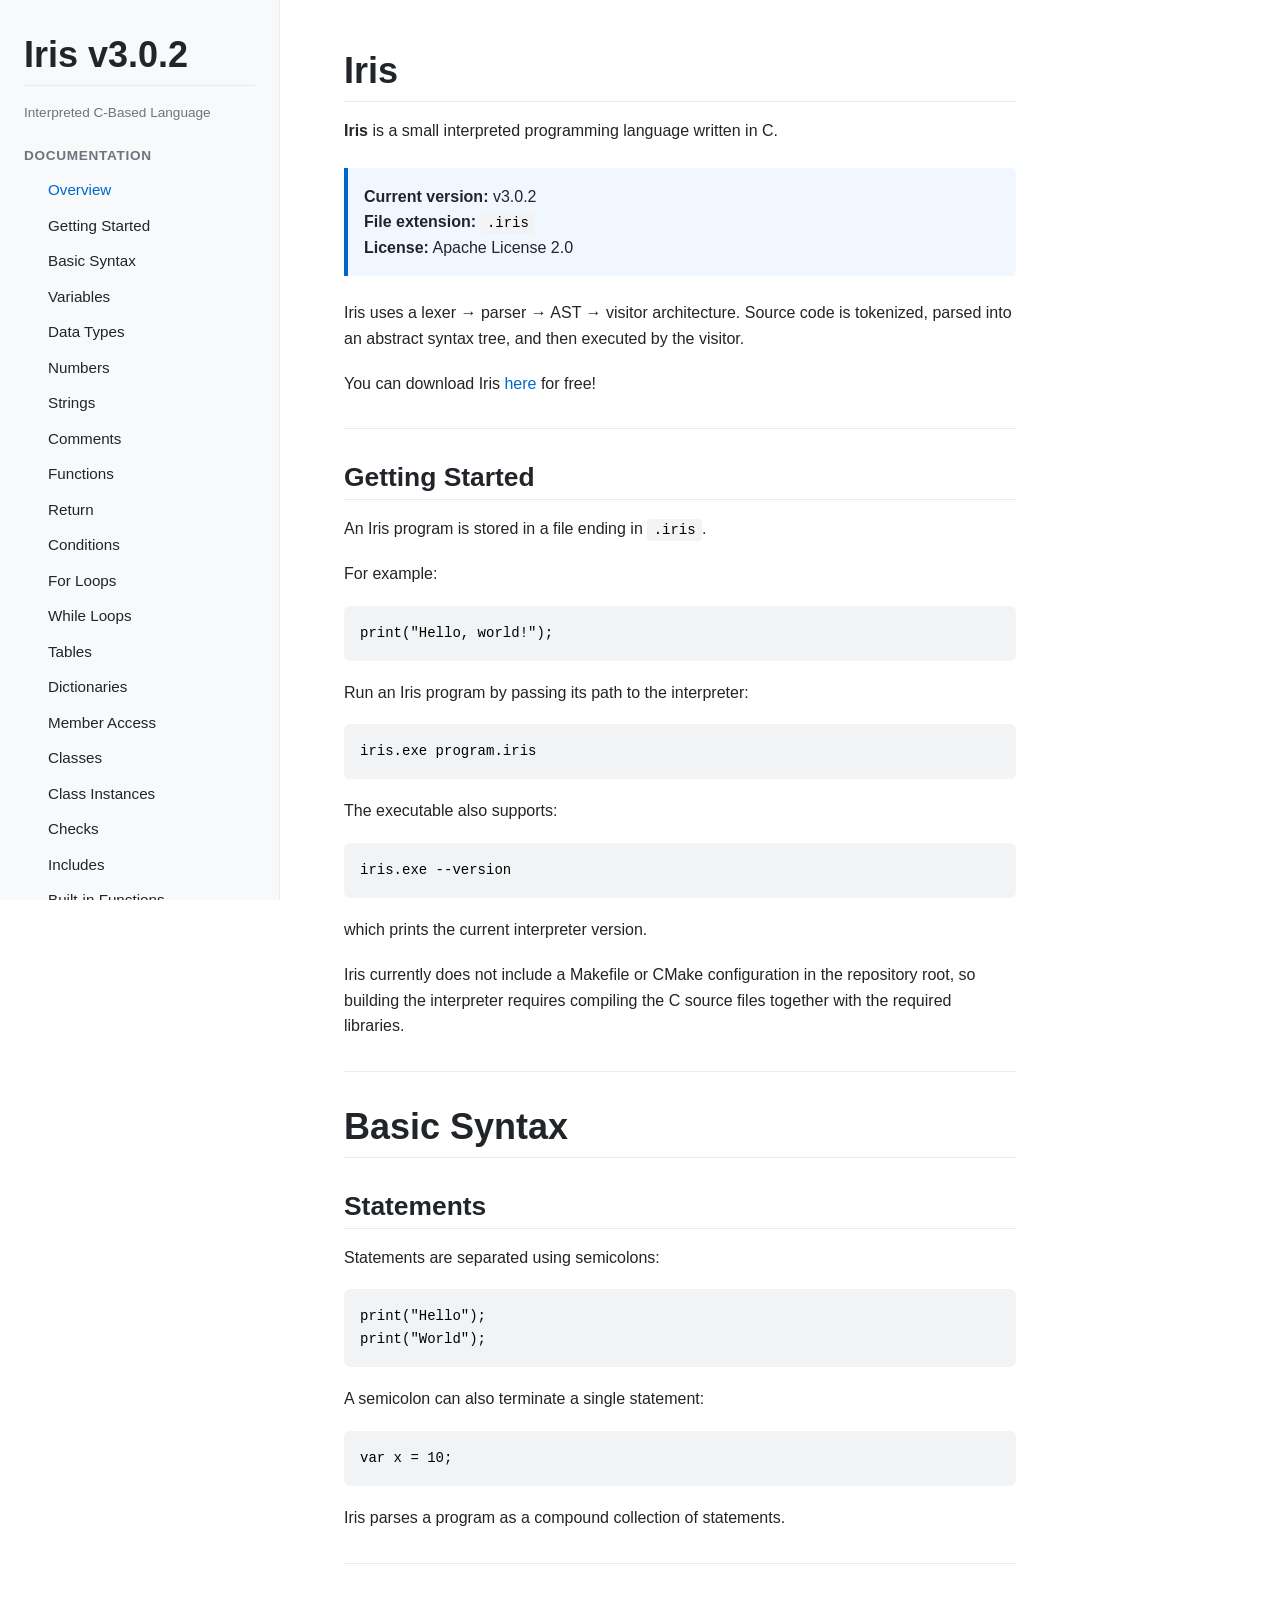
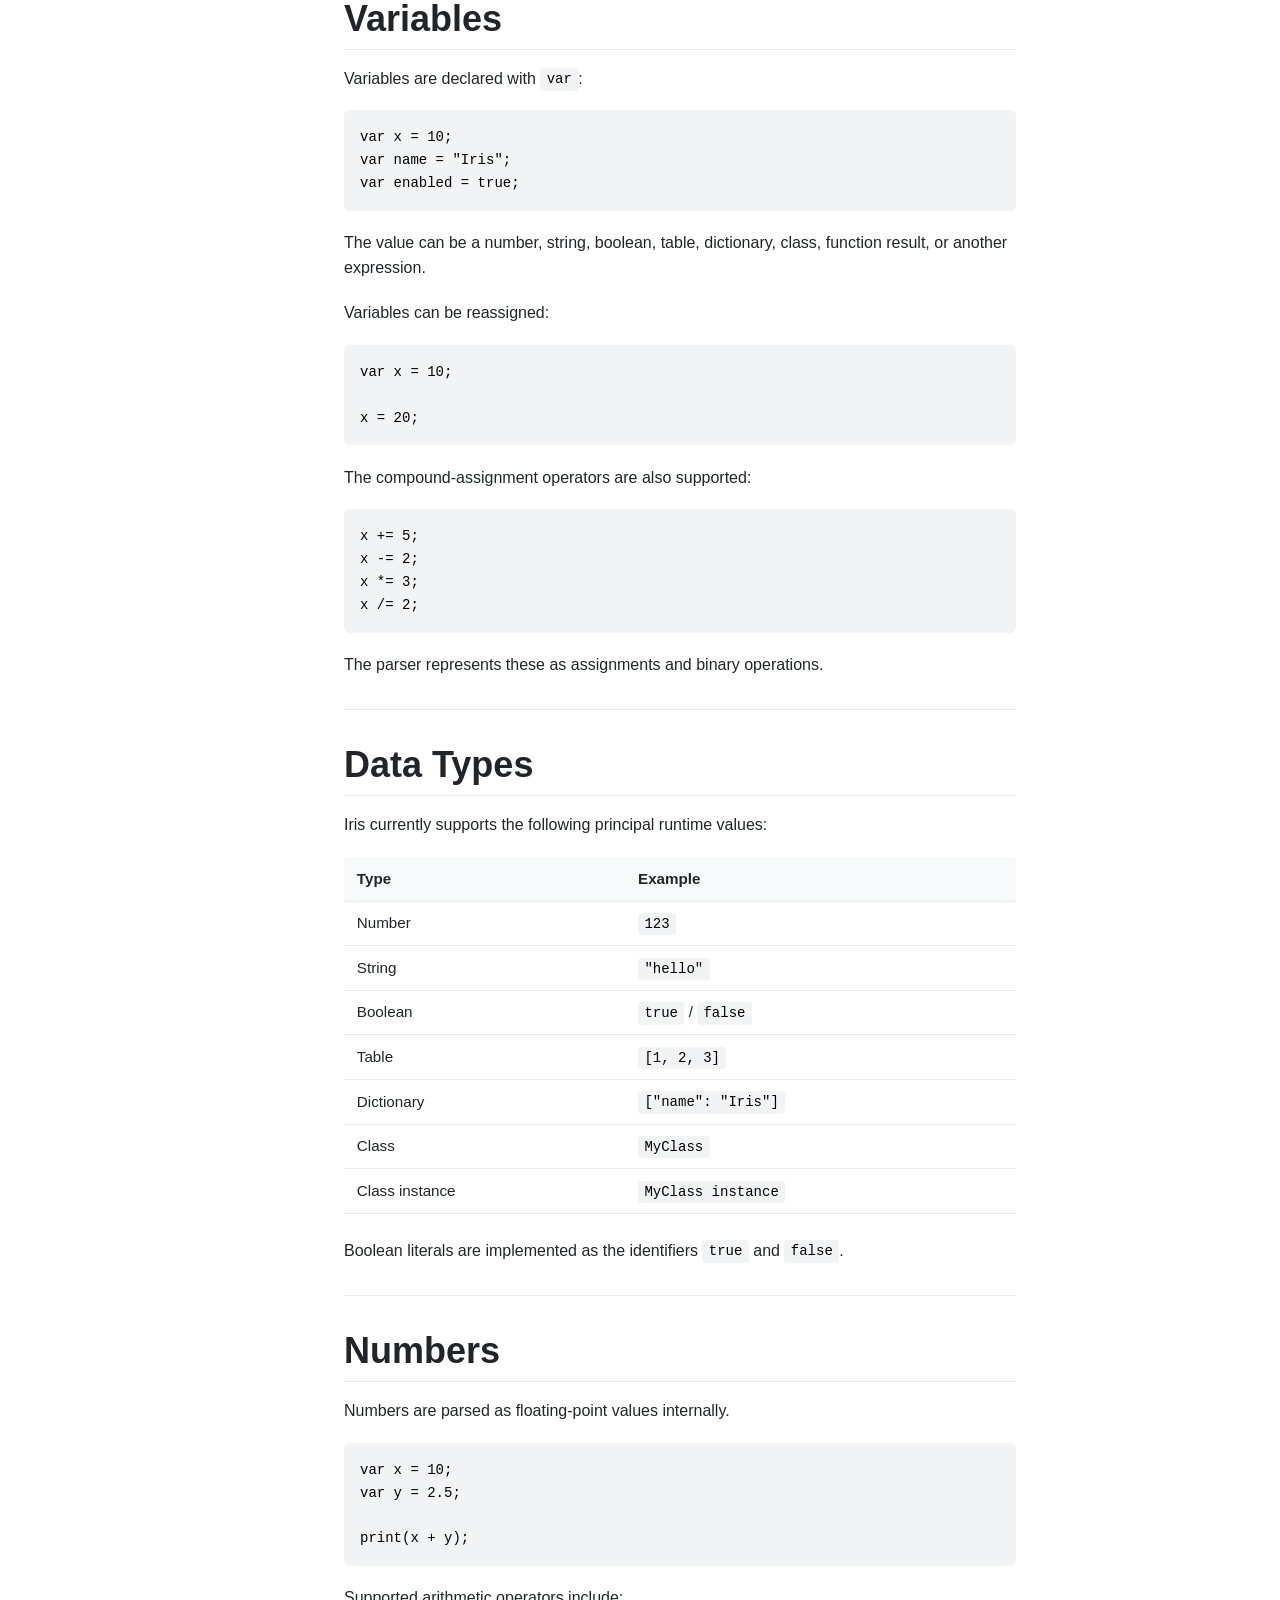
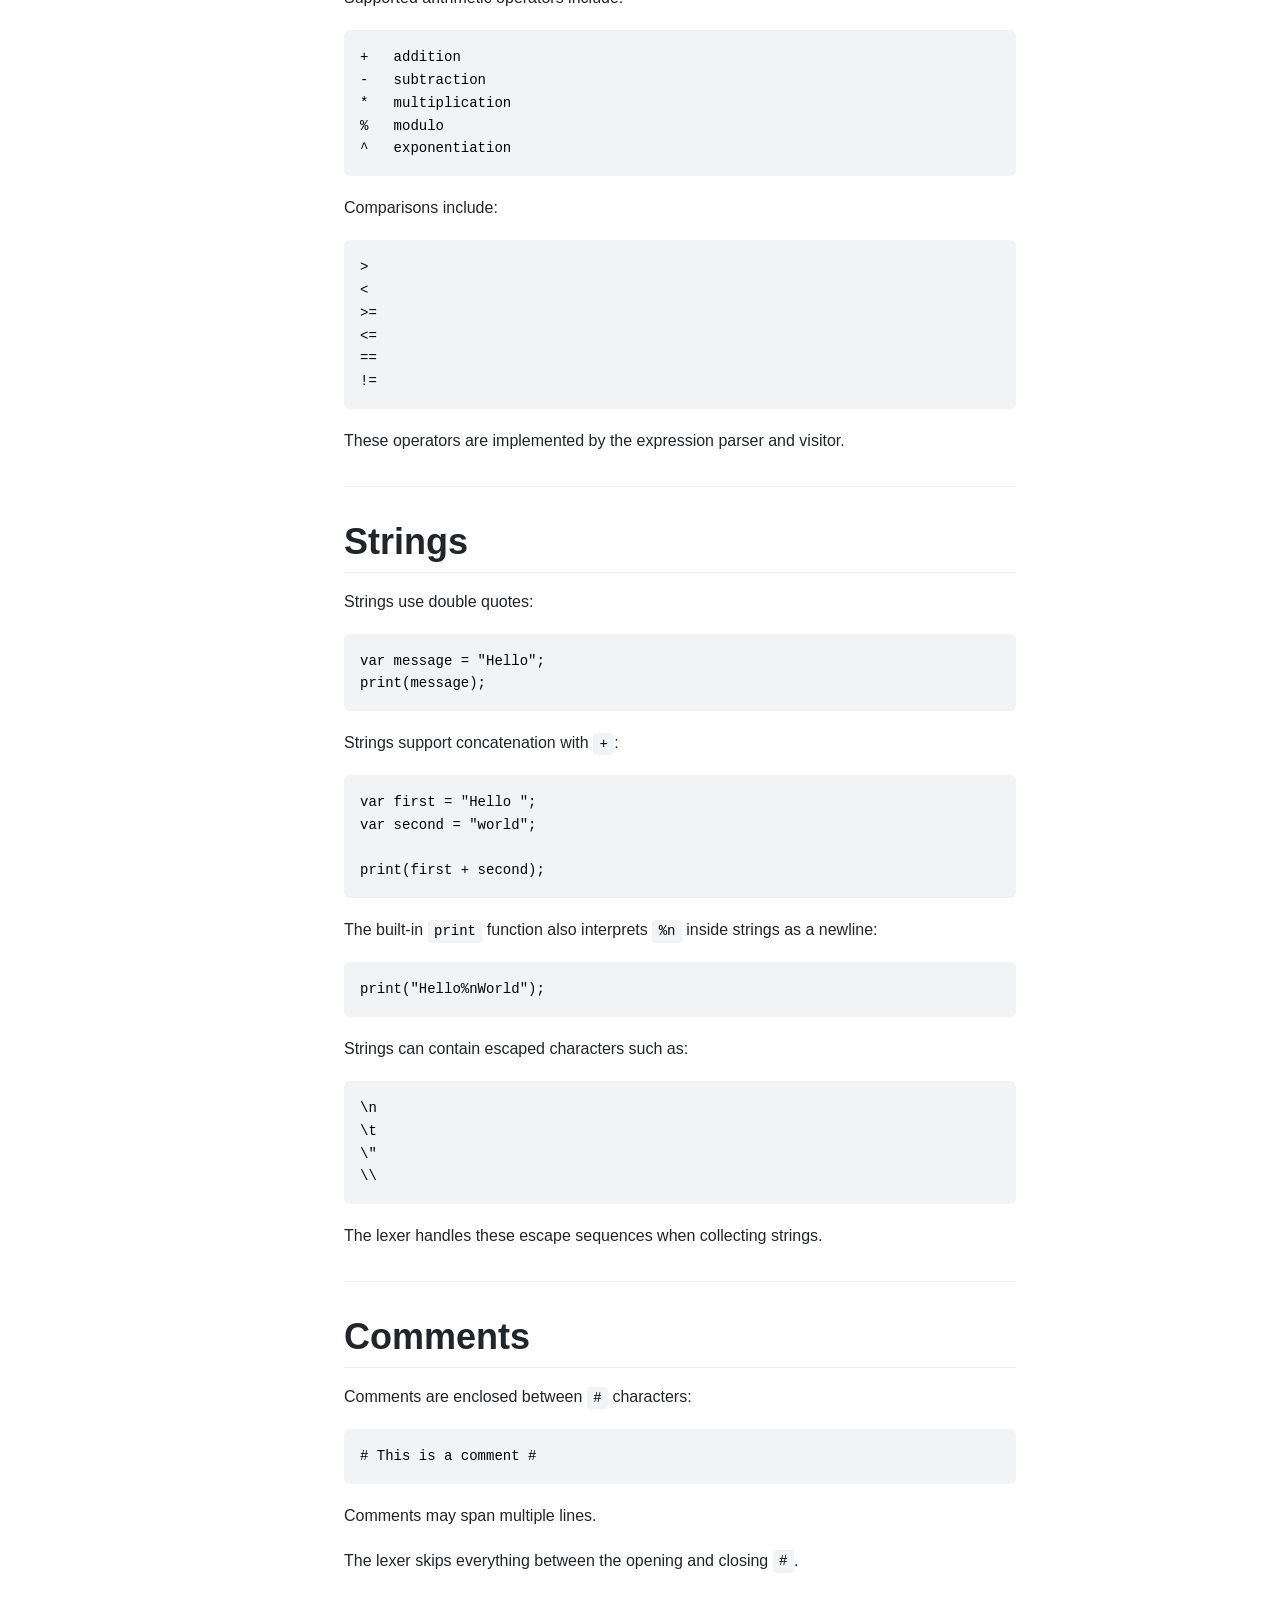
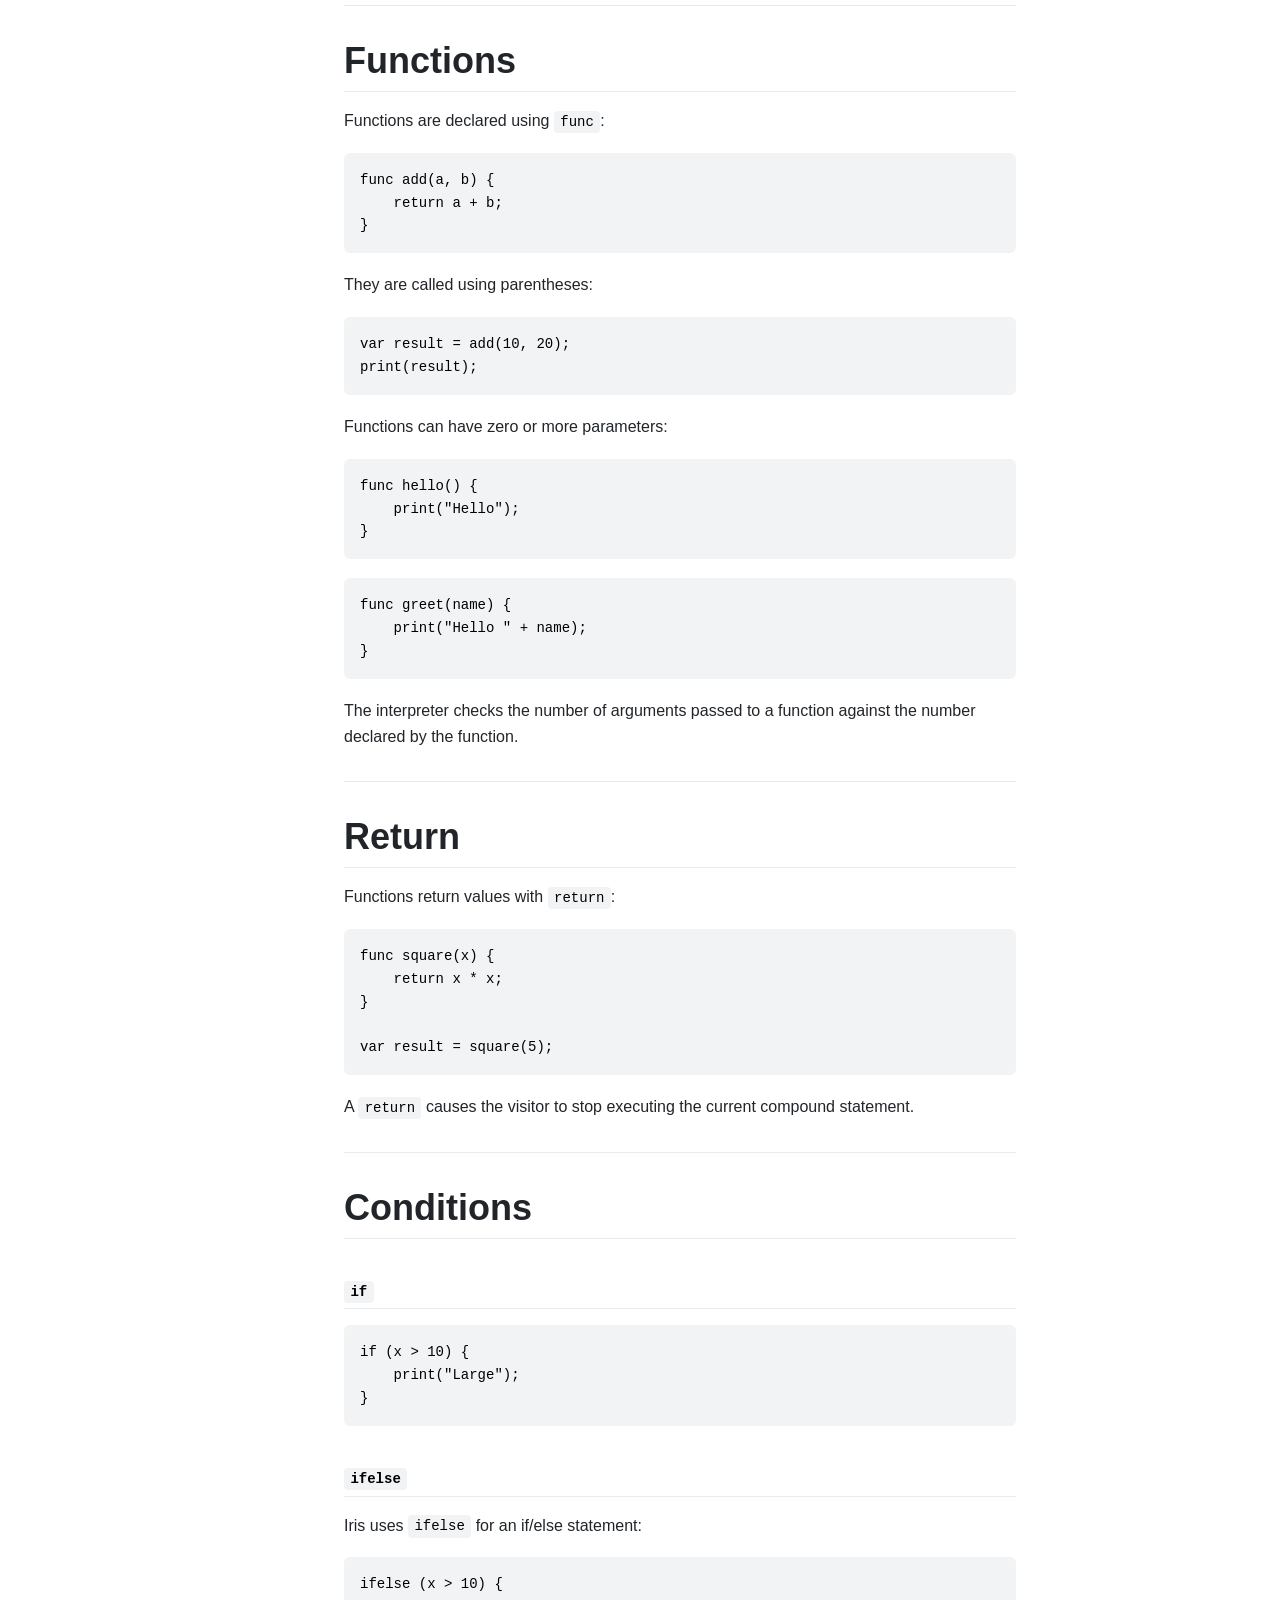
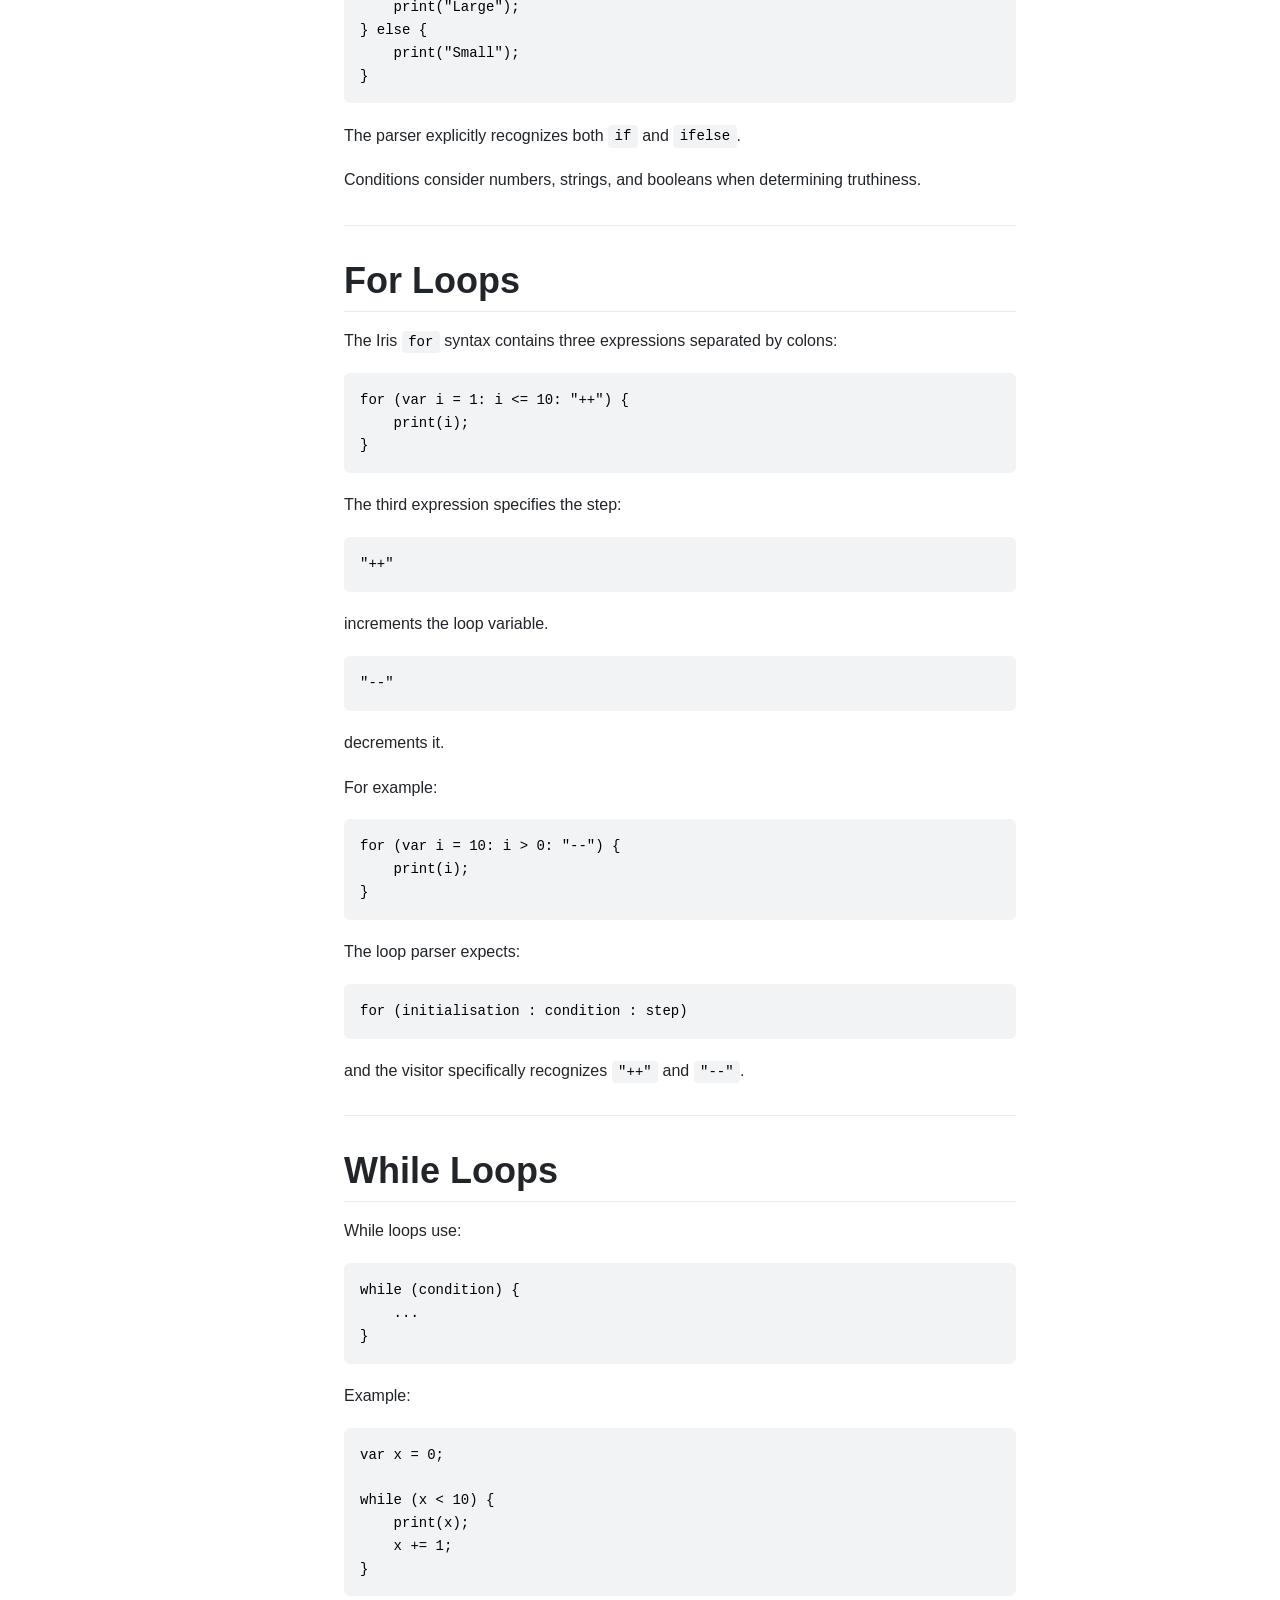
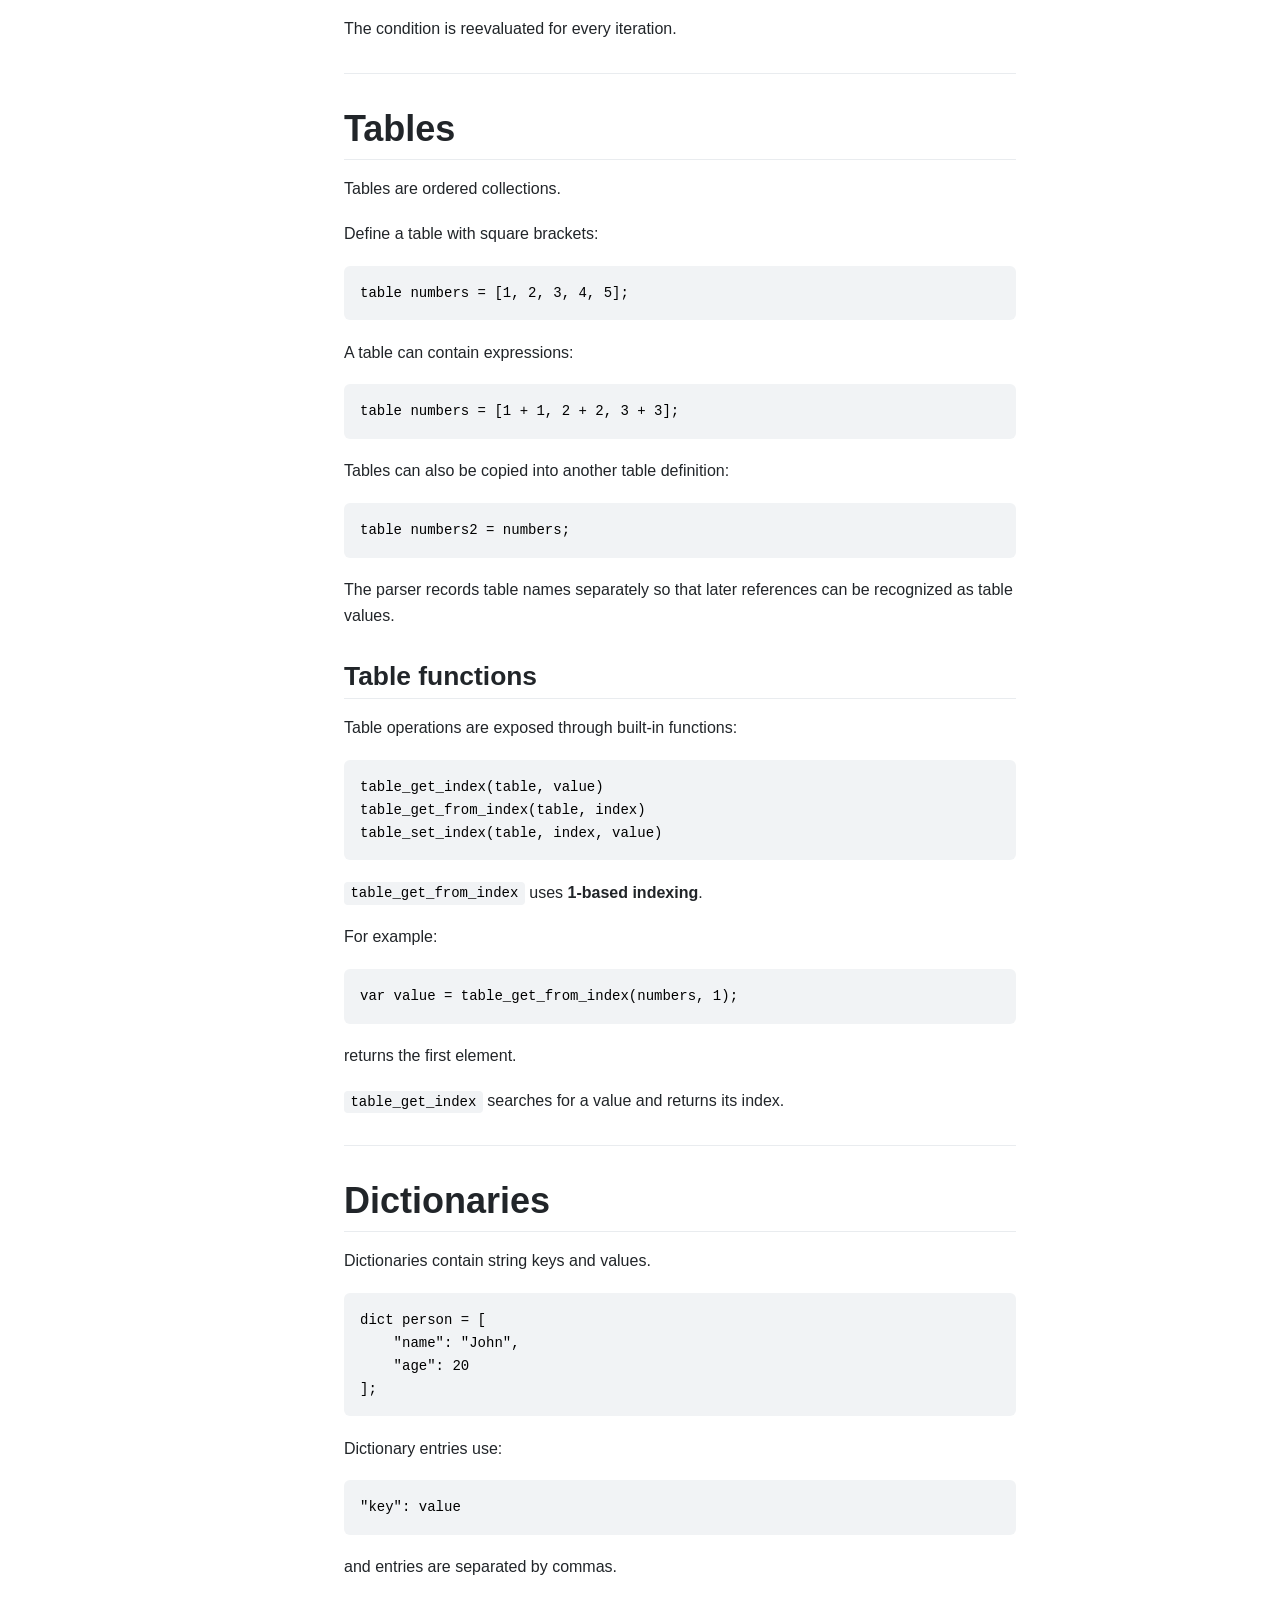
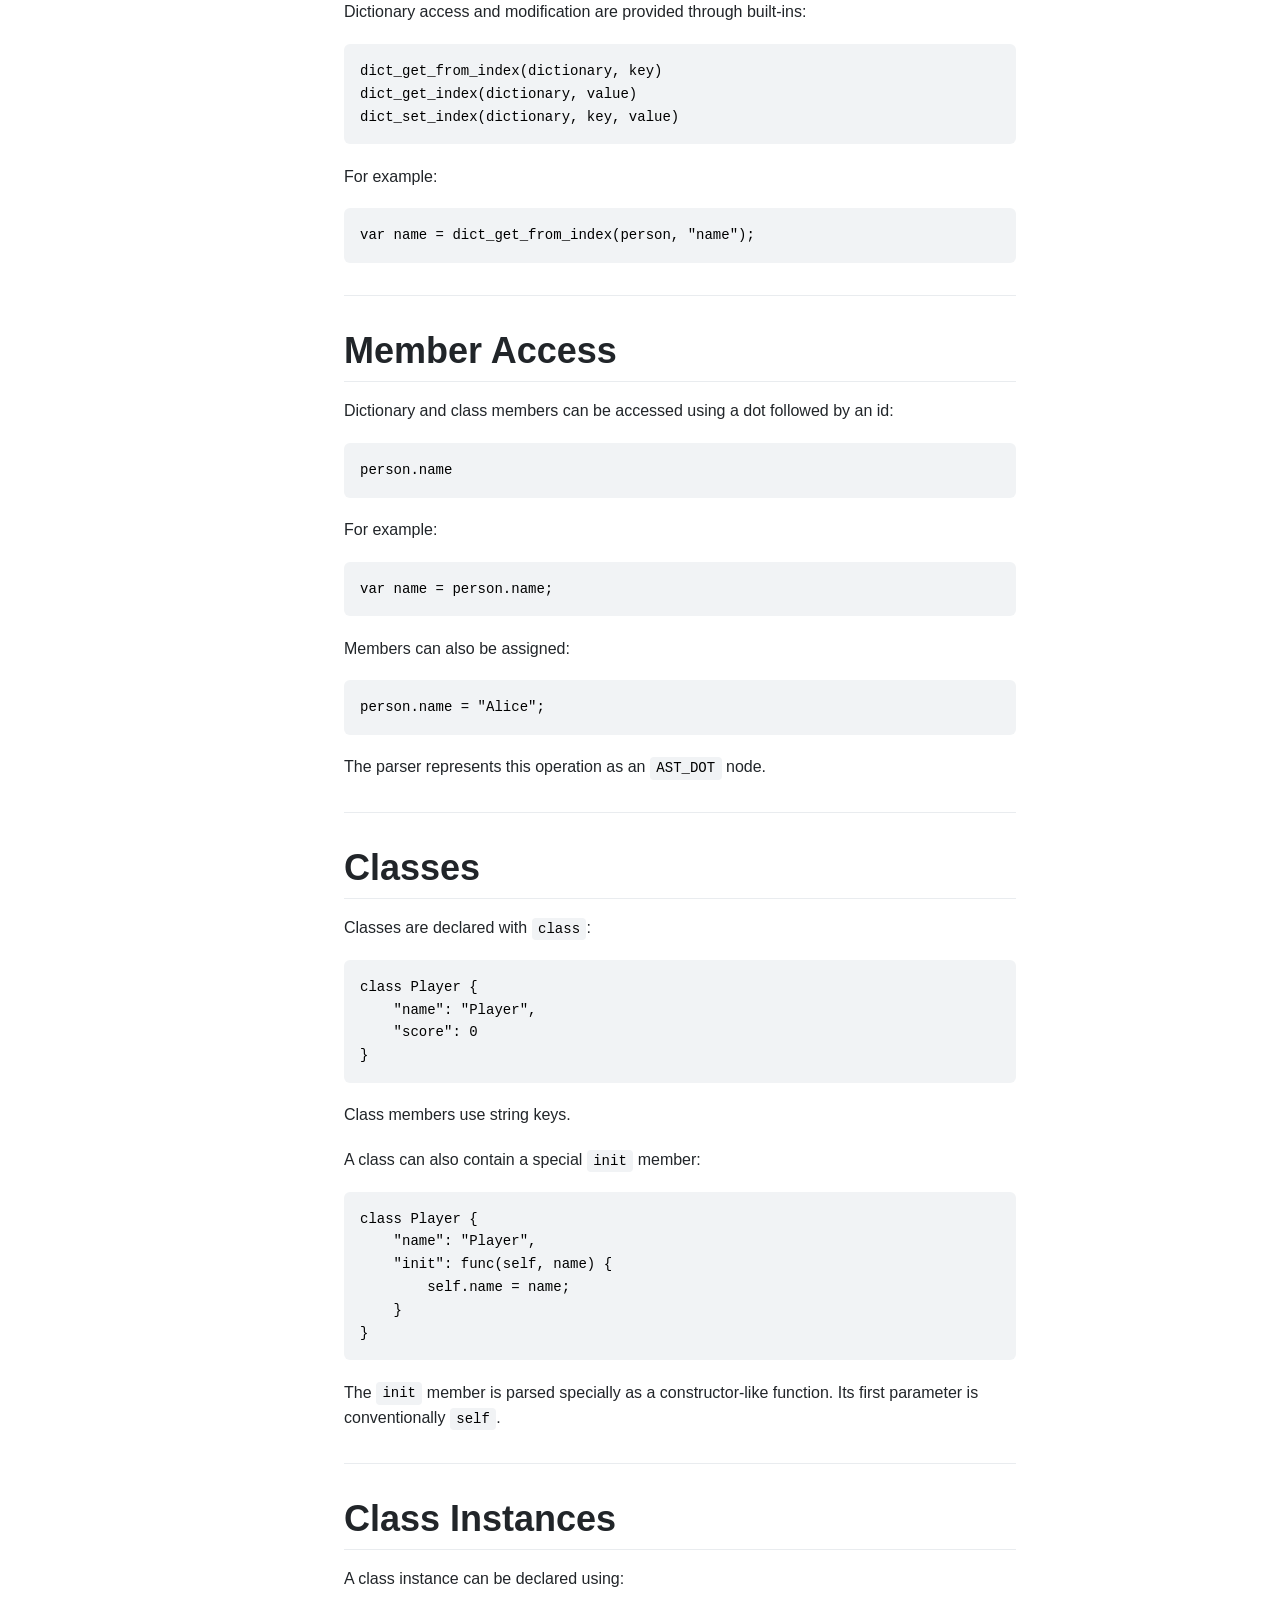
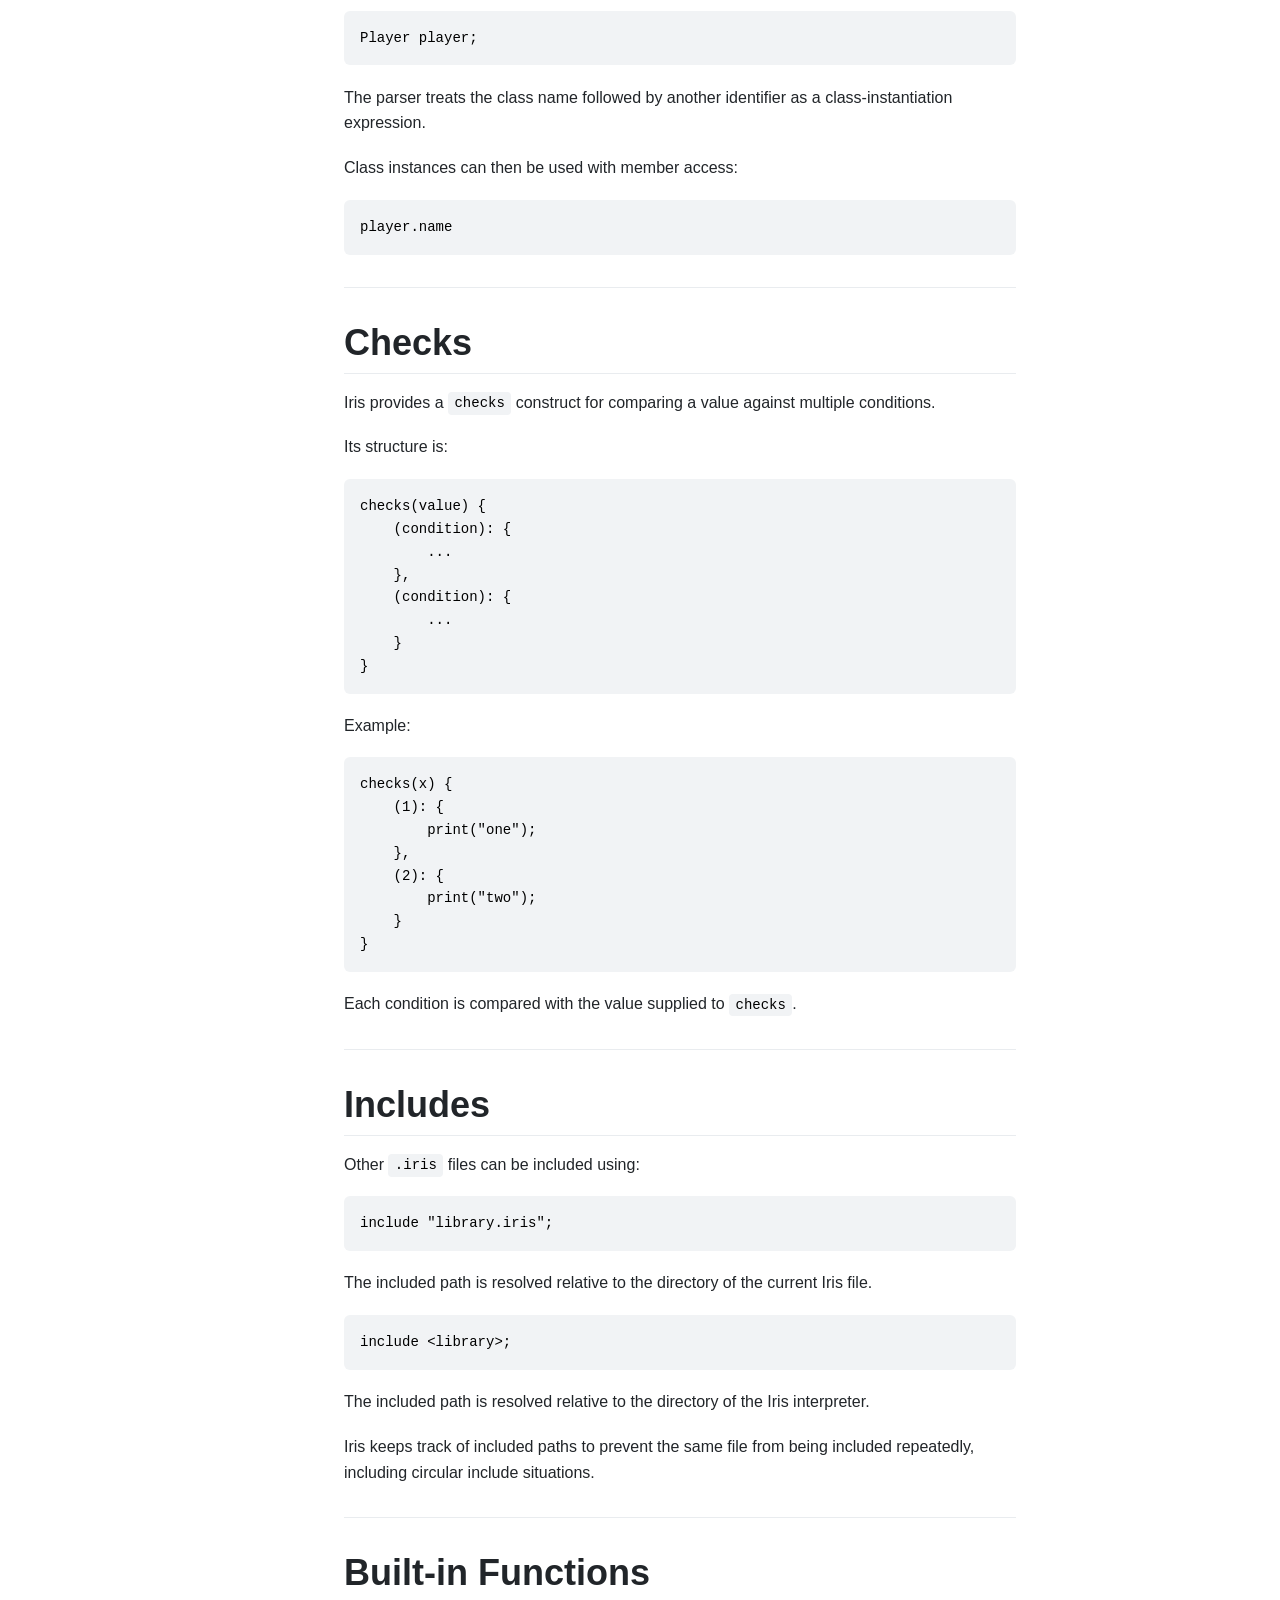
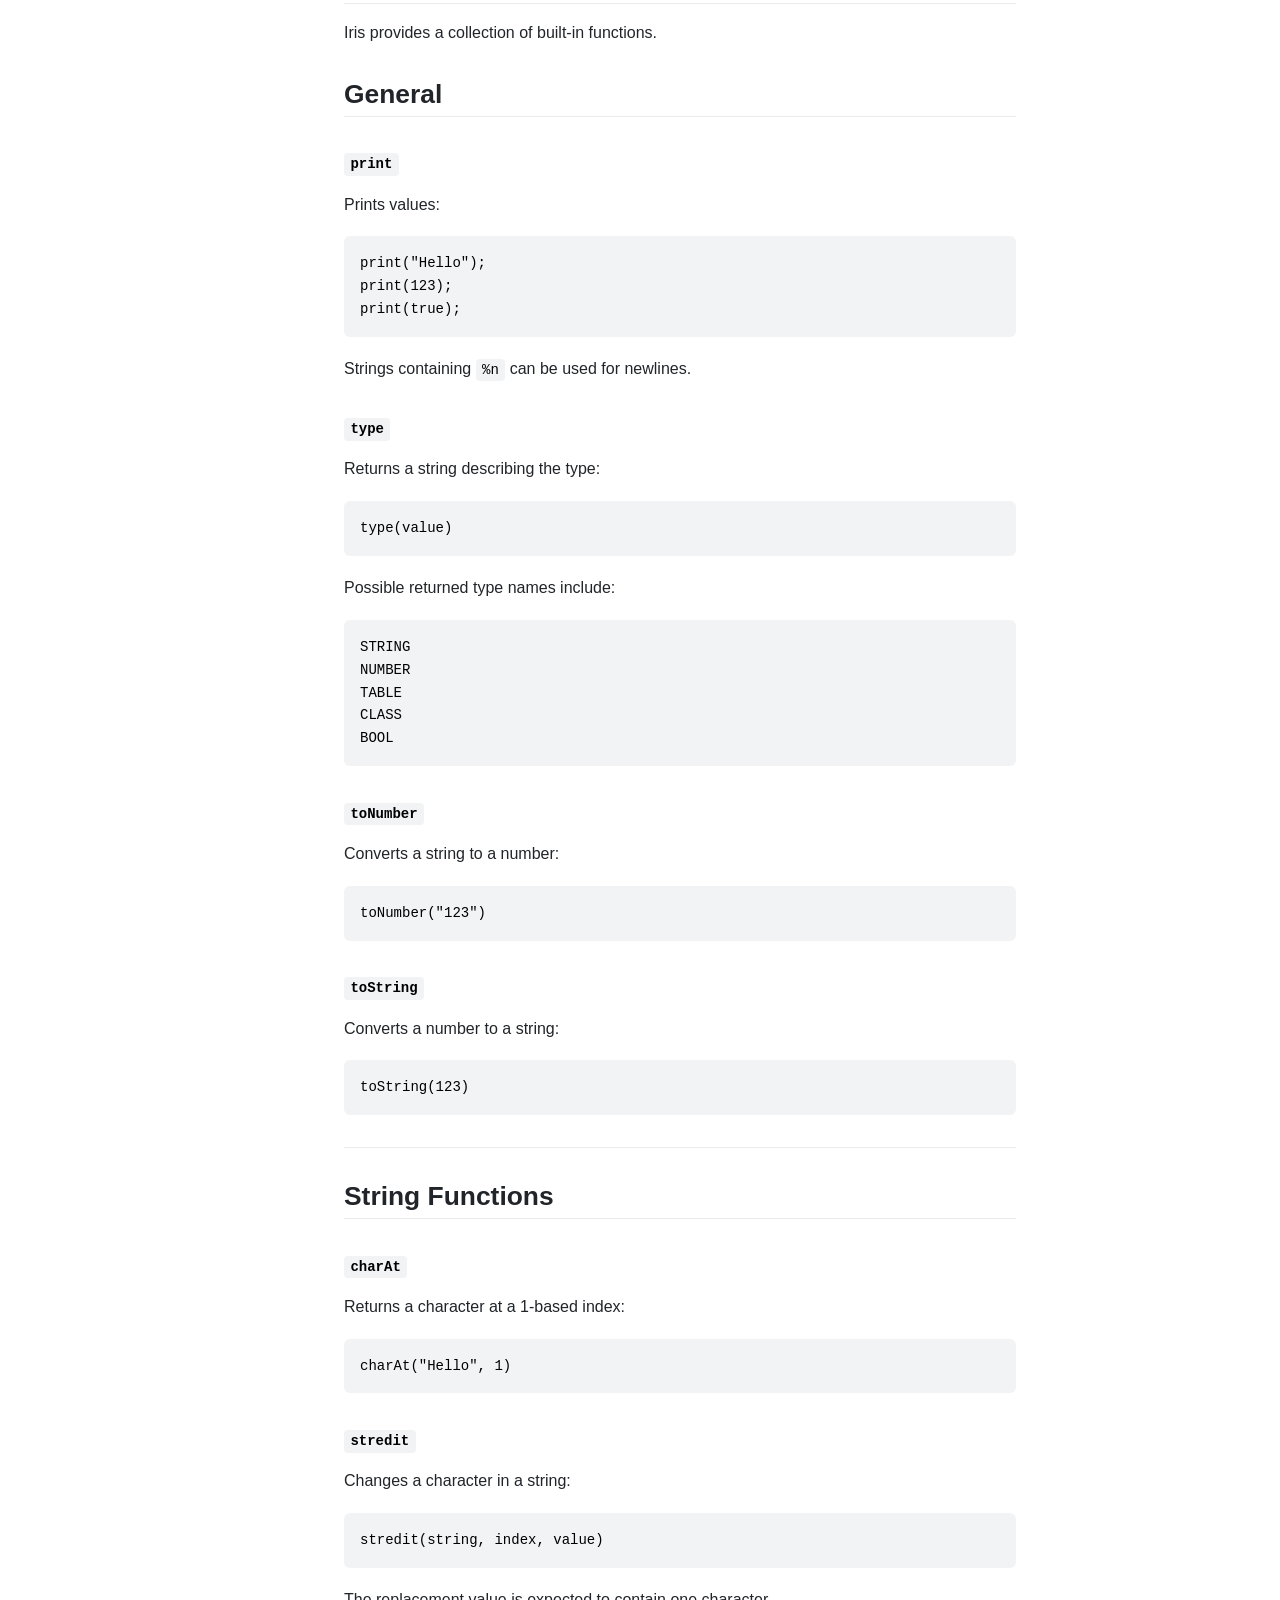
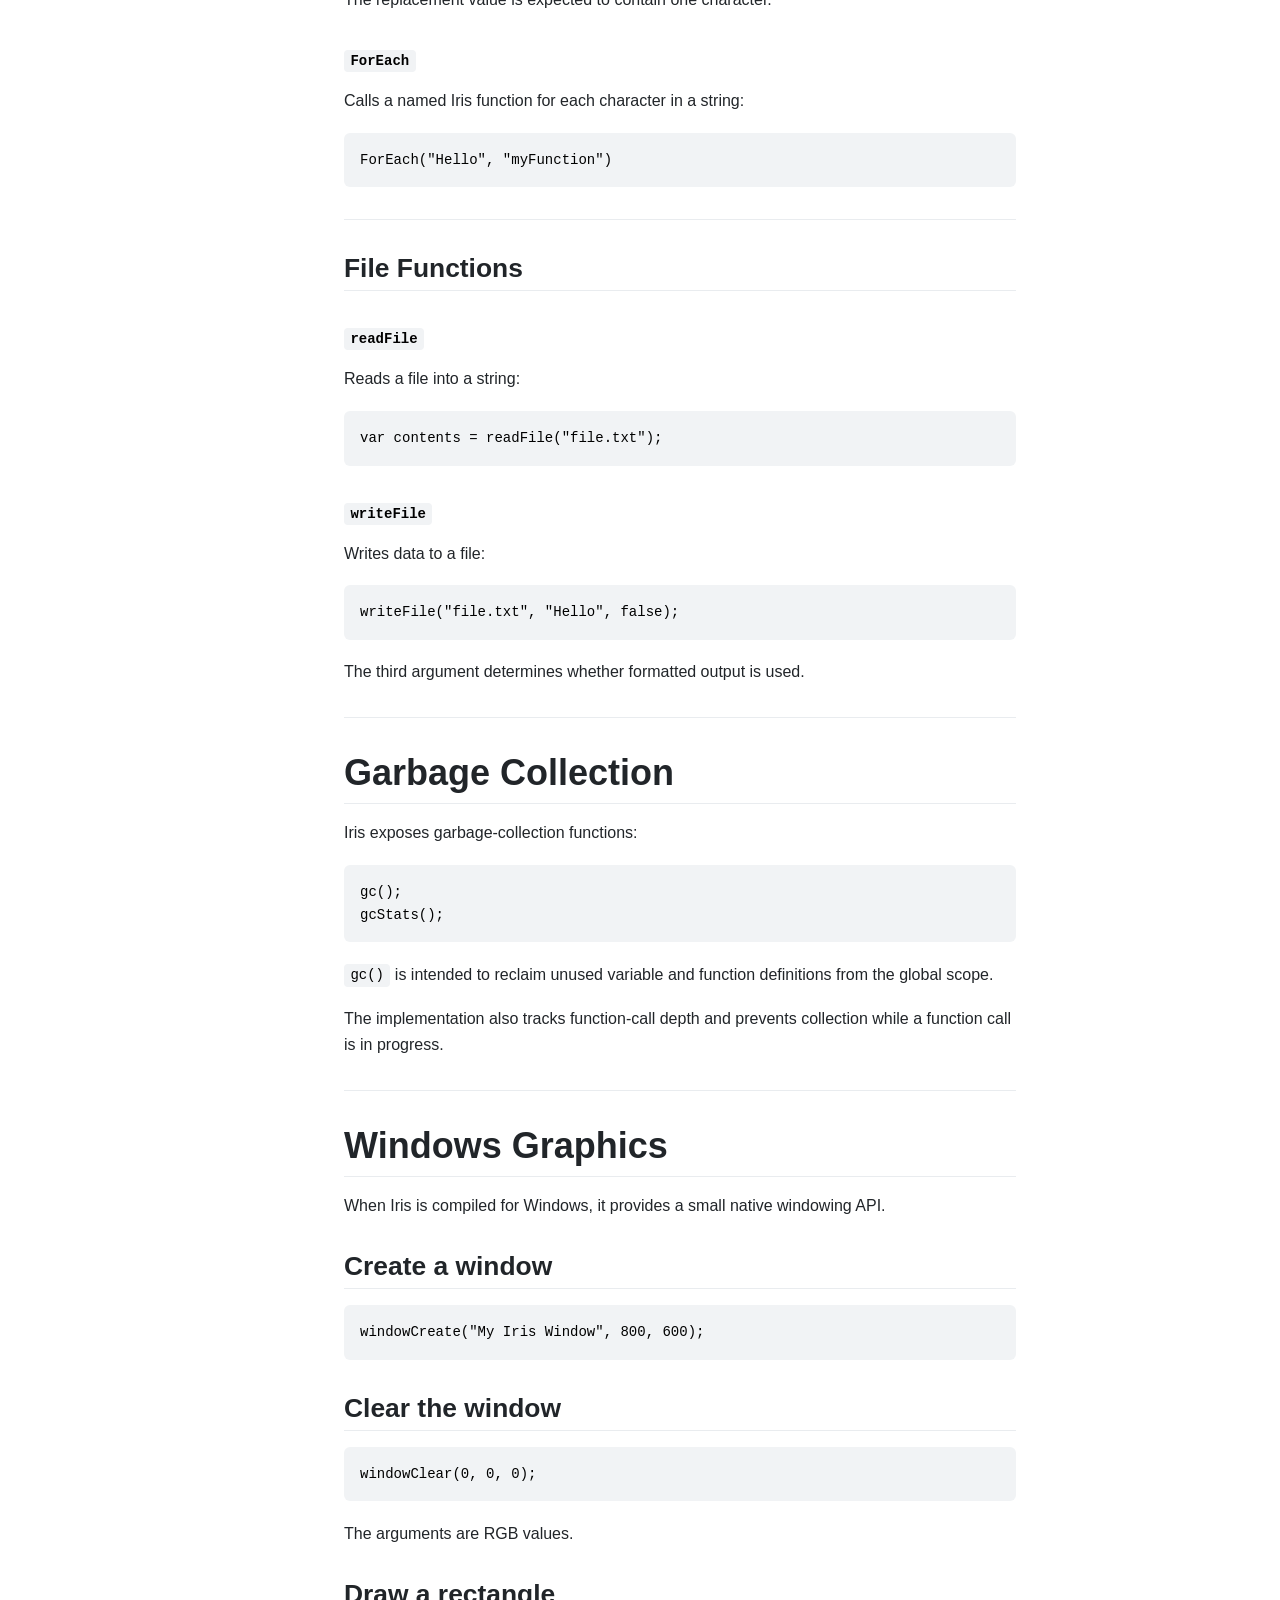
<file: index.html>
<!DOCTYPE html>
<html lang="en">
<head>
  <meta charset="UTF-8">
  <meta name="viewport" content="width=device-width, initial-scale=1.0">
  <title>Iris | The Interpreted Language</title>
  <link rel="stylesheet" href="main.css">
</head>
<body>

  <div class="docs-container">
    <nav class="docs-sidebar">
      <div class="brand-header">
        <h1>Iris <span class="brand-badge">v3.0.2</span></h1>
        <p style="font-size: 0.85rem; color: var(--text-muted); margin-top: 0.3rem;">
          Interpreted C-Based Language
        </p>
      </div>
      
      <h3>Documentation</h3>
      <ul>
        <li><a href="#iris" class="active">Overview</a></li>
        <li><a href="#getting-started">Getting Started</a></li>
        <li><a href="#basic-syntax">Basic Syntax</a></li>
        <li><a href="#variables">Variables</a></li>
        <li><a href="#data-types">Data Types</a></li>
        <li><a href="#numbers">Numbers</a></li>
        <li><a href="#strings">Strings</a></li>
        <li><a href="#comments">Comments</a></li>
        <li><a href="#functions">Functions</a></li>
        <li><a href="#return">Return</a></li>
        <li><a href="#conditions">Conditions</a></li>
        <li><a href="#for-loops">For Loops</a></li>
        <li><a href="#while-loops">While Loops</a></li>
        <li><a href="#tables">Tables</a></li>
        <li><a href="#dictionaries">Dictionaries</a></li>
        <li><a href="#member-access">Member Access</a></li>
        <li><a href="#classes">Classes</a></li>
        <li><a href="#class-instances">Class Instances</a></li>
        <li><a href="#checks">Checks</a></li>
        <li><a href="#includes">Includes</a></li>
        <li><a href="#built-in-functions">Built-in Functions</a></li>
        <li><a href="#garbage-collection">Garbage Collection</a></li>
        <li><a href="#windows-graphics">Windows Graphics</a></li>
        <li><a href="#expression-precedence">Expression Precedence</a></li>
        <li><a href="#program-structure">Program Structure</a></li>
        <li><a href="#source-layout">Source Layout</a></li>
        <li><a href="#error-messages">Error Messages</a></li>
        <li><a href="#quick-reference">Quick Reference</a></li>
        <li><a href="#example-program">Example Program</a></li>
      </ul>
    </nav>

    <main class="docs-content">
      <h1 id="iris">Iris</h1>

      <p><strong>Iris</strong> is a small interpreted programming language written in C.</p>

      <blockquote>
        <p><strong>Current version:</strong> v3.0.2<br>
        <strong>File extension:</strong> <code>.iris</code><br>
        <strong>License:</strong> Apache License 2.0</p>
      </blockquote>

      <p>Iris uses a lexer → parser → AST → visitor architecture. Source code is tokenized, parsed into an abstract syntax tree, and then executed by the visitor.</p>
      <p>You can download Iris <a href="https://github.com/Bloomisent/Iris/releases/download/v3.0.2/Iris.exe">here</a> for free!</p>
      
      <hr>

      <h2 id="getting-started">Getting Started</h2>

      <p>An Iris program is stored in a file ending in <code>.iris</code>.</p>

      <p>For example:</p>

      <pre><code class="language-iris">print("Hello, world!");</code></pre>

      <p>Run an Iris program by passing its path to the interpreter:</p>

      <pre><code class="language-text">iris.exe program.iris</code></pre>

      <p>The executable also supports:</p>

      <pre><code class="language-text">iris.exe --version</code></pre>

      <p>which prints the current interpreter version.</p>

      <p>Iris currently does not include a Makefile or CMake configuration in the repository root, so building the interpreter requires compiling the C source files together with the required libraries.</p>

      <hr>

      <h1 id="basic-syntax">Basic Syntax</h1>

      <h2>Statements</h2>

      <p>Statements are separated using semicolons:</p>

      <pre><code class="language-iris">print("Hello");
print("World");</code></pre>

      <p>A semicolon can also terminate a single statement:</p>

      <pre><code class="language-iris">var x = 10;</code></pre>

      <p>Iris parses a program as a compound collection of statements.</p>

      <hr>

      <h1 id="variables">Variables</h1>

      <p>Variables are declared with <code>var</code>:</p>

      <pre><code class="language-iris">var x = 10;
var name = "Iris";
var enabled = true;</code></pre>

      <p>The value can be a number, string, boolean, table, dictionary, class, function result, or another expression.</p>

      <p>Variables can be reassigned:</p>

      <pre><code class="language-iris">var x = 10;

x = 20;</code></pre>

      <p>The compound-assignment operators are also supported:</p>

      <pre><code class="language-iris">x += 5;
x -= 2;
x *= 3;
x /= 2;</code></pre>

      <p>The parser represents these as assignments and binary operations.</p>

      <hr>

      <h1 id="data-types">Data Types</h1>

      <p>Iris currently supports the following principal runtime values:</p>

      <table>
        <thead>
          <tr>
            <th>Type</th>
            <th>Example</th>
          </tr>
        </thead>
        <tbody>
          <tr>
            <td>Number</td>
            <td><code>123</code></td>
          </tr>
          <tr>
            <td>String</td>
            <td><code>"hello"</code></td>
          </tr>
          <tr>
            <td>Boolean</td>
            <td><code>true</code> / <code>false</code></td>
          </tr>
          <tr>
            <td>Table</td>
            <td><code>[1, 2, 3]</code></td>
          </tr>
          <tr>
            <td>Dictionary</td>
            <td><code>["name": "Iris"]</code></td>
          </tr>
          <tr>
            <td>Class</td>
            <td><code>MyClass</code></td>
          </tr>
          <tr>
            <td>Class instance</td>
            <td><code>MyClass instance</code></td>
          </tr>
        </tbody>
      </table>

      <p>Boolean literals are implemented as the identifiers <code>true</code> and <code>false</code>.</p>

      <hr>

      <h1 id="numbers">Numbers</h1>

      <p>Numbers are parsed as floating-point values internally.</p>

      <pre><code class="language-iris">var x = 10;
var y = 2.5;

print(x + y);</code></pre>

      <p>Supported arithmetic operators include:</p>

      <pre><code class="language-text">+   addition
-   subtraction
*   multiplication
%   modulo
^   exponentiation</code></pre>

      <p>Comparisons include:</p>

      <pre><code class="language-text">&gt;
&lt;
&gt;=
&lt;=
==
!=</code></pre>

      <p>These operators are implemented by the expression parser and visitor.</p>

      <hr>

      <h1 id="strings">Strings</h1>

      <p>Strings use double quotes:</p>

      <pre><code class="language-iris">var message = "Hello";
print(message);</code></pre>

      <p>Strings support concatenation with <code>+</code>:</p>

      <pre><code class="language-iris">var first = "Hello ";
var second = "world";

print(first + second);</code></pre>

      <p>The built-in <code>print</code> function also interprets <code>%n</code> inside strings as a newline:</p>

      <pre><code class="language-iris">print("Hello%nWorld");</code></pre>

      <p>Strings can contain escaped characters such as:</p>

      <pre><code class="language-text">\n
\t
\"
\\</code></pre>

      <p>The lexer handles these escape sequences when collecting strings.</p>

      <hr>

      <h1 id="comments">Comments</h1>

      <p>Comments are enclosed between <code>#</code> characters:</p>

      <pre><code class="language-iris"># This is a comment #</code></pre>

      <p>Comments may span multiple lines.</p>

      <p>The lexer skips everything between the opening and closing <code>#</code>.</p>

      <hr>

      <h1 id="functions">Functions</h1>

      <p>Functions are declared using <code>func</code>:</p>

      <pre><code class="language-iris">func add(a, b) {
    return a + b;
}</code></pre>

      <p>They are called using parentheses:</p>

      <pre><code class="language-iris">var result = add(10, 20);
print(result);</code></pre>

      <p>Functions can have zero or more parameters:</p>

      <pre><code class="language-iris">func hello() {
    print("Hello");
}</code></pre>

      <pre><code class="language-iris">func greet(name) {
    print("Hello " + name);
}</code></pre>

      <p>The interpreter checks the number of arguments passed to a function against the number declared by the function.</p>

      <hr>

      <h1 id="return">Return</h1>

      <p>Functions return values with <code>return</code>:</p>

      <pre><code class="language-iris">func square(x) {
    return x * x;
}

var result = square(5);</code></pre>

      <p>A <code>return</code> causes the visitor to stop executing the current compound statement.</p>

      <hr>

      <h1 id="conditions">Conditions</h1>

      <h2><code>if</code></h2>

      <pre><code class="language-iris">if (x &gt; 10) {
    print("Large");
}</code></pre>

      <h2><code>ifelse</code></h2>

      <p>Iris uses <code>ifelse</code> for an if/else statement:</p>

      <pre><code class="language-iris">ifelse (x &gt; 10) {
    print("Large");
} else {
    print("Small");
}</code></pre>

      <p>The parser explicitly recognizes both <code>if</code> and <code>ifelse</code>.</p>

      <p>Conditions consider numbers, strings, and booleans when determining truthiness.</p>

      <hr>

      <h1 id="for-loops">For Loops</h1>

      <p>The Iris <code>for</code> syntax contains three expressions separated by colons:</p>

      <pre><code class="language-iris">for (var i = 1: i &lt;= 10: "++") {
    print(i);
}</code></pre>

      <p>The third expression specifies the step:</p>

      <pre><code class="language-text">"++"</code></pre>

      <p>increments the loop variable.</p>

      <pre><code class="language-text">"--"</code></pre>

      <p>decrements it.</p>

      <p>For example:</p>

      <pre><code class="language-iris">for (var i = 10: i &gt; 0: "--") {
    print(i);
}</code></pre>

      <p>The loop parser expects:</p>

      <pre><code class="language-text">for (initialisation : condition : step)</code></pre>

      <p>and the visitor specifically recognizes <code>"++"</code> and <code>"--"</code>.</p>

      <hr>

      <h1 id="while-loops">While Loops</h1>

      <p>While loops use:</p>

      <pre><code class="language-iris">while (condition) {
    ...
}</code></pre>

      <p>Example:</p>

      <pre><code class="language-iris">var x = 0;

while (x &lt; 10) {
    print(x);
    x += 1;
}</code></pre>

      <p>The condition is reevaluated for every iteration.</p>

      <hr>

      <h1 id="tables">Tables</h1>

      <p>Tables are ordered collections.</p>

      <p>Define a table with square brackets:</p>

      <pre><code class="language-iris">table numbers = [1, 2, 3, 4, 5];</code></pre>

      <p>A table can contain expressions:</p>

      <pre><code class="language-iris">table numbers = [1 + 1, 2 + 2, 3 + 3];</code></pre>

      <p>Tables can also be copied into another table definition:</p>

      <pre><code class="language-iris">table numbers2 = numbers;</code></pre>

      <p>The parser records table names separately so that later references can be recognized as table values.</p>

      <h2>Table functions</h2>

      <p>Table operations are exposed through built-in functions:</p>

      <pre><code class="language-iris">table_get_index(table, value)
table_get_from_index(table, index)
table_set_index(table, index, value)</code></pre>

      <p><code>table_get_from_index</code> uses <strong>1-based indexing</strong>.</p>

      <p>For example:</p>

      <pre><code class="language-iris">var value = table_get_from_index(numbers, 1);</code></pre>

      <p>returns the first element.</p>

      <p><code>table_get_index</code> searches for a value and returns its index.</p>

      <hr>

      <h1 id="dictionaries">Dictionaries</h1>

      <p>Dictionaries contain string keys and values.</p>

      <pre><code class="language-iris">dict person = [
    "name": "John",
    "age": 20
];</code></pre>

      <p>Dictionary entries use:</p>

      <pre><code class="language-text">"key": value</code></pre>

      <p>and entries are separated by commas.</p>

      <p>Dictionary access and modification are provided through built-ins:</p>

      <pre><code class="language-iris">dict_get_from_index(dictionary, key)
dict_get_index(dictionary, value)
dict_set_index(dictionary, key, value)</code></pre>

      <p>For example:</p>

      <pre><code class="language-iris">var name = dict_get_from_index(person, "name");</code></pre>

      <hr>

      <h1 id="member-access">Member Access</h1>

      <p>Dictionary and class members can be accessed using a dot followed by an id:</p>

      <pre><code class="language-iris">person.name</code></pre>

      <p>For example:</p>

      <pre><code class="language-iris">var name = person.name;</code></pre>

      <p>Members can also be assigned:</p>

      <pre><code class="language-iris">person.name = "Alice";</code></pre>

      <p>The parser represents this operation as an <code>AST_DOT</code> node.</p>

      <hr>

      <h1 id="classes">Classes</h1>

      <p>Classes are declared with <code>class</code>:</p>

      <pre><code class="language-iris">class Player {
    "name": "Player",
    "score": 0
}</code></pre>

      <p>Class members use string keys.</p>

      <p>A class can also contain a special <code>init</code> member:</p>

      <pre><code class="language-iris">class Player {
    "name": "Player",
    "init": func(self, name) {
        self.name = name;
    }
}</code></pre>

      <p>The <code>init</code> member is parsed specially as a constructor-like function. Its first parameter is conventionally <code>self</code>.</p>

      <hr>

      <h1 id="class-instances">Class Instances</h1>

      <p>A class instance can be declared using:</p>

      <pre><code class="language-iris">Player player;</code></pre>

      <p>The parser treats the class name followed by another identifier as a class-instantiation expression.</p>

      <p>Class instances can then be used with member access:</p>

      <pre><code class="language-iris">player.name</code></pre>

      <hr>

      <h1 id="checks">Checks</h1>

      <p>Iris provides a <code>checks</code> construct for comparing a value against multiple conditions.</p>

      <p>Its structure is:</p>

      <pre><code class="language-iris">checks(value) {
    (condition): {
        ...
    },
    (condition): {
        ...
    }
}</code></pre>

      <p>Example:</p>

      <pre><code class="language-iris">checks(x) {
    (1): {
        print("one");
    },
    (2): {
        print("two");
    }
}</code></pre>

      <p>Each condition is compared with the value supplied to <code>checks</code>.</p>

      <hr>

      <h1 id="includes">Includes</h1>

      <p>Other <code>.iris</code> files can be included using:</p>

      <pre><code class="language-iris">include "library.iris";</code></pre>

      <p>The included path is resolved relative to the directory of the current Iris file.</p>

      <pre><code class="language-iris">include &ltlibrary&gt&#59</code></pre>

      <p>The included path is resolved relative to the directory of the Iris interpreter.</p>

      <p>Iris keeps track of included paths to prevent the same file from being included repeatedly, including circular include situations.</p>

      <hr>

      <h1 id="built-in-functions">Built-in Functions</h1>

      <p>Iris provides a collection of built-in functions.</p>

      <h2>General</h2>

      <h3><code>print</code></h3>

      <p>Prints values:</p>

      <pre><code class="language-iris">print("Hello");
print(123);
print(true);</code></pre>

      <p>Strings containing <code>%n</code> can be used for newlines.</p>

      <h3><code>type</code></h3>

      <p>Returns a string describing the type:</p>

      <pre><code class="language-iris">type(value)</code></pre>

      <p>Possible returned type names include:</p>

      <pre><code class="language-text">STRING
NUMBER
TABLE
CLASS
BOOL</code></pre>

      <h3><code>toNumber</code></h3>

      <p>Converts a string to a number:</p>

      <pre><code class="language-iris">toNumber("123")</code></pre>

      <h3><code>toString</code></h3>

      <p>Converts a number to a string:</p>

      <pre><code class="language-iris">toString(123)</code></pre>

      <hr>

      <h2>String Functions</h2>

      <h3><code>charAt</code></h3>

      <p>Returns a character at a 1-based index:</p>

      <pre><code class="language-iris">charAt("Hello", 1)</code></pre>

      <h3><code>stredit</code></h3>

      <p>Changes a character in a string:</p>

      <pre><code class="language-iris">stredit(string, index, value)</code></pre>

      <p>The replacement value is expected to contain one character.</p>

      <h3><code>ForEach</code></h3>

      <p>Calls a named Iris function for each character in a string:</p>

      <pre><code class="language-iris">ForEach("Hello", "myFunction")</code></pre>

      <hr>

      <h2>File Functions</h2>

      <h3><code>readFile</code></h3>

      <p>Reads a file into a string:</p>

      <pre><code class="language-iris">var contents = readFile("file.txt");</code></pre>

      <h3><code>writeFile</code></h3>

      <p>Writes data to a file:</p>

      <pre><code class="language-iris">writeFile("file.txt", "Hello", false);</code></pre>

      <p>The third argument determines whether formatted output is used.</p>

      <hr>

      <h1 id="garbage-collection">Garbage Collection</h1>

      <p>Iris exposes garbage-collection functions:</p>

      <pre><code class="language-iris">gc();
gcStats();</code></pre>

      <p><code>gc()</code> is intended to reclaim unused variable and function definitions from the global scope.</p>

      <p>The implementation also tracks function-call depth and prevents collection while a function call is in progress.</p>

      <hr>

      <h1 id="windows-graphics">Windows Graphics</h1>

      <p>When Iris is compiled for Windows, it provides a small native windowing API.</p>

      <h2>Create a window</h2>

      <pre><code class="language-iris">windowCreate("My Iris Window", 800, 600);</code></pre>

      <h2>Clear the window</h2>

      <pre><code class="language-iris">windowClear(0, 0, 0);</code></pre>

      <p>The arguments are RGB values.</p>

      <h2>Draw a rectangle</h2>

      <pre><code class="language-iris">windowDrawRect(x, y, width, height, r, g, b);</code></pre>

      <h2>Draw text</h2>

      <pre><code class="language-iris">windowDrawText(x, y, text, r, g, b);</code></pre>

      <h2>Present the back buffer</h2>

      <pre><code class="language-iris">windowPresent();</code></pre>

      <h2>Input and timing</h2>

      <pre><code class="language-iris">windowGetTime();
windowShouldClose();
windowMouseX();
windowMouseY();
windowMousePressed();</code></pre>

      <h2>Close</h2>

      <pre><code class="language-iris">windowClose();</code></pre>

      <p>These functions are implemented using the Windows API. When Iris is compiled on a non-Windows platform, the window functions report that windowing is only supported under <code>_WIN32</code>.</p>

      <hr>

      <h1 id="expression-precedence">Expression Precedence</h1>

      <p>Iris parses expressions in several levels:</p>

      <ol>
        <li>Parenthesized expressions</li>
        <li>Strings, numbers and identifiers</li>
        <li>Member access / function calls</li>
        <li><code>*</code>, <code>/</code>, <code>%</code>, <code>^</code></li>
        <li><code>+</code>, <code>-</code></li>
        <li>Comparisons:
          <ul>
            <li><code>&gt;</code></li>
            <li><code>&lt;</code></li>
            <li><code>&gt;=</code></li>
            <li><code>&lt;=</code></li>
            <li><code>==</code></li>
            <li><code>!=</code></li>
          </ul>
        </li>
      </ol>

      <p>This hierarchy is implemented directly by the parser's expression functions.</p>

      <hr>

      <h1 id="program-structure">Program Structure</h1>

      <p>A typical Iris program can combine all of these features:</p>

      <pre><code class="language-iris">var name = "Iris";
var counter = 0;

func greet(person) {
    print("Hello " + person);
}

greet(name);

for (var i = 1: i &lt;= 5: "++") {
    print(i);
}

if (counter == 0) {
    print("Counter is zero");
}</code></pre>

      <p>The interpreter processes the file by:</p>

      <pre><code class="language-text">.iris source
    ↓
Lexer
    ↓
Tokens
    ↓
Parser
    ↓
AST
    ↓
Visitor
    ↓
Execution</code></pre>

      <p>The lexer produces tokens containing a type, value, source position, line and column. The parser converts those tokens into AST nodes, and the visitor evaluates the resulting AST.</p>

      <hr>

      <h1 id="source-layout">Source Layout</h1>

      <p>The repository is organized around the interpreter implementation.</p>

      <p>Important components include:</p>

      <pre><code class="language-text">src/
├── main.c
├── lexer.c
├── parser.c
├── visitor.c
├── AST.c
├── token.c
├── window.c
└── include/
    ├── AST.h
    ├── builtin.h
    ├── lexer.h
    ├── parser.h
    ├── scope.h
    ├── token.h
    ├── visitor.h
    └── window.h</code></pre>

      <p><code>main.c</code> initializes the lexer and parser, parses the program, and then sends the resulting AST to the visitor for execution.</p>

      <hr>

      <h1 id="error-messages">Error Messages</h1>

      <p>Iris reports errors using messages such as:</p>

      <pre><code class="language-text">Tripped on undefined variable 'x' ...
Tripped on division by zero ...
Tripped on undefined method 'foo' ...</code></pre>

      <p>Parser errors generally use the line stored on the current token.</p>

      <p>Runtime errors produced by the visitor and built-ins use the interpreter's global <code>current_line</code> value. Consequently, runtime error locations can differ from the actual source location of the AST node that caused the error.</p>

      <hr>

      <h1 id="quick-reference">Quick Reference</h1>

      <table>
        <thead>
          <tr>
            <th>Feature</th>
            <th>Syntax</th>
          </tr>
        </thead>
        <tbody>
          <tr>
            <td>Variable</td>
            <td><code>var x = value;</code></td>
          </tr>
          <tr>
            <td>Assignment</td>
            <td><code>x = value;</code></td>
          </tr>
          <tr>
            <td>Add assignment</td>
            <td><code>x += value;</code></td>
          </tr>
          <tr>
            <td>Subtract assignment</td>
            <td><code>x -= value;</code></td>
          </tr>
          <tr>
            <td>Multiply assignment</td>
            <td><code>x *= value;</code></td>
          </tr>
          <tr>
            <td>Divide assignment</td>
            <td><code>x /= value;</code></td>
          </tr>
          <tr>
            <td>Function</td>
            <td><code>func name(args) { ... }</code></td>
          </tr>
          <tr>
            <td>Return</td>
            <td><code>return value;</code></td>
          </tr>
          <tr>
            <td>If</td>
            <td><code>if (condition) { ... }</code></td>
          </tr>
          <tr>
            <td>If/else</td>
            <td><code>ifelse (condition) { ... } else { ... }</code></td>
          </tr>
          <tr>
            <td>For</td>
            <td><code>for (start: condition: "++") { ... }</code></td>
          </tr>
          <tr>
            <td>While</td>
            <td><code>while (condition) { ... }</code></td>
          </tr>
          <tr>
            <td>Table</td>
            <td><code>table x = [a, b, c];</code></td>
          </tr>
          <tr>
            <td>Dictionary</td>
            <td><code>dict x = ["key": value];</code></td>
          </tr>
          <tr>
            <td>Class</td>
            <td><code>class X { ... }</code></td>
          </tr>
          <tr>
            <td>Instance</td>
            <td><code>X instance;</code></td>
          </tr>
          <tr>
            <td>Member access</td>
            <td><code>object."key"</code></td>
          </tr>
          <tr>
            <td>Include</td>
            <td><code>include "file.iris";</code></td>
          </tr>
          <tr>
            <td>Comment</td>
            <td><code># comment #</code></td>
          </tr>
        </tbody>
      </table>

      <hr>

      <h1 id="example-program">Example Program</h1>

      <pre><code class="language-iris"># Simple Iris program #

var name = "World";
var count = 5;

func greet(person) {
    print("Hello " + person);
}

greet(name);

for (var i = 1: i &lt;= count: "++") {
    print(i);
}

if (count &gt; 0) {
    print("Done");
}</code></pre>

      <p>This demonstrates variables, strings, functions, function calls, a <code>for</code> loop, comparisons, and an <code>if</code> statement.</p>
    </main>
  </div>

</body>
</html>
</file>
<file: main.css>
/* --- 1. Global Reset & Theme Variables --- */
    :root {
      --font-sans: -apple-system, BlinkMacSystemFont, "Segoe UI", Roboto, Helvetica, Arial, sans-serif;
      --font-mono: SFMono-Regular, Consolas, "Liberation Mono", Menlo, monospace;
      
      --bg-primary: #ffffff;
      --bg-sidebar: #f8f9fa;
      --bg-code: #f1f3f5;
      
      --text-main: #212529;
      --text-muted: #6c757d;
      --text-link: #0066cc;
      
      --border-color: #e9ecef;
      --sidebar-width: 280px;
    }

    * {
      box-sizing: border-box;
      margin: 0;
      padding: 0;
    }

    body {
      font-family: var(--font-sans);
      color: var(--text-main);
      background-color: var(--bg-primary);
      line-height: 1.6;
      -webkit-font-smoothing: antialiased;
    }

    /* --- 2. Layout Structure --- */
    .docs-container {
      display: flex;
      min-height: 100vh;
    }

    .docs-sidebar {
      width: var(--sidebar-width);
      background-color: var(--bg-sidebar);
      border-right: 1px solid var(--border-color);
      position: fixed;
      top: 0;
      bottom: 0;
      left: 0;
      overflow-y: auto;
      padding: 2rem 1.5rem;
    }

    .docs-content {
      margin-left: var(--sidebar-width);
      flex: 1;
      padding: 3rem 4rem;
      max-width: 800px; /* Limits line length for optimal readability */
    }

    /* --- 3. Navigation Links --- */
    .docs-sidebar h3 {
      font-size: 0.85rem;
      text-transform: uppercase;
      letter-spacing: 0.05em;
      color: var(--text-muted);
      margin: 1.5rem 0 0.5rem 0;
    }

    .docs-sidebar ul {
      list-style: none;
    }

    .docs-sidebar a {
      display: block;
      color: var(--text-main);
      text-decoration: none;
      padding: 0.35rem 0;
      font-size: 0.95rem;
    }

    .docs-sidebar a:hover, 
    .docs-sidebar a.active {
      color: var(--text-link);
      font-weight: 500;
    }

    /* --- 4. Typography & Elements --- */
    h1, h2, h3, h4 {
      font-weight: 700;
      line-height: 1.25;
      margin-top: 2rem;
      margin-bottom: 1rem;
    }

    h1 { font-size: 2.25rem; margin-top: 0; border-bottom: 1px solid var(--border-color); padding-bottom: 0.5rem; }
    h2 { font-size: 1.65rem; border-bottom: 1px solid var(--border-color); padding-bottom: 0.3rem; }
    h3 { font-size: 1.35rem; }

    p, ul, ol {
      margin-bottom: 1.2rem;
    }

    ul, ol {
      padding-left: 1.5rem;
    }

    a {
      color: var(--text-link);
      text-decoration: none;
    }

    a:hover {
      text-decoration: underline;
    }

    hr {
      border: 0;
      border-top: 1px solid var(--border-color);
      margin: 2rem 0;
    }

    /* --- Table Styles --- */
    table {
      width: 100%;
      border-collapse: collapse;
      margin-bottom: 1.5rem;
      font-size: 0.95rem;
    }

    th, td {
      padding: 0.6rem 0.8rem;
      text-align: left;
      border-bottom: 1px solid var(--border-color);
    }

    th {
      background-color: var(--bg-sidebar);
      font-weight: 600;
    }

    /* --- 5. Code & Technical Elements --- */
    code {
      font-family: var(--font-mono);
      background-color: var(--bg-code);
      color: black;
      padding: 0.2rem 0.4rem;
      border-radius: 4px;
      font-size: 0.875rem;
    }

    pre {
      background-color: var(--bg-code);
      padding: 1rem;
      border-radius: 6px;
      overflow-x: auto;
      margin-bottom: 1.2rem;
    }

    pre code {
      padding: 0;
      background-color: transparent;
      border-radius: 0;
    }

    /* --- 6. Callouts / Admonitions --- */
    blockquote, .callout {
      padding: 1rem;
      margin: 1.5rem 0;
      border-left: 4px solid var(--text-link);
      background-color: #f0f7ff;
      border-radius: 0 6px 6px 0;
    }

    blockquote p {
      margin-bottom: 0;
    }

    /* --- 7. Responsive Design --- */
    @media (max-width: 768px) {
      .docs-container {
        flex-direction: column;
      }
      .docs-sidebar {
        position: relative;
        width: 100%;
        padding: 1.5rem;
      }
      .docs-content {
        margin-left: 0;
        padding: 2rem 1.5rem;
      }
    }
</file>
